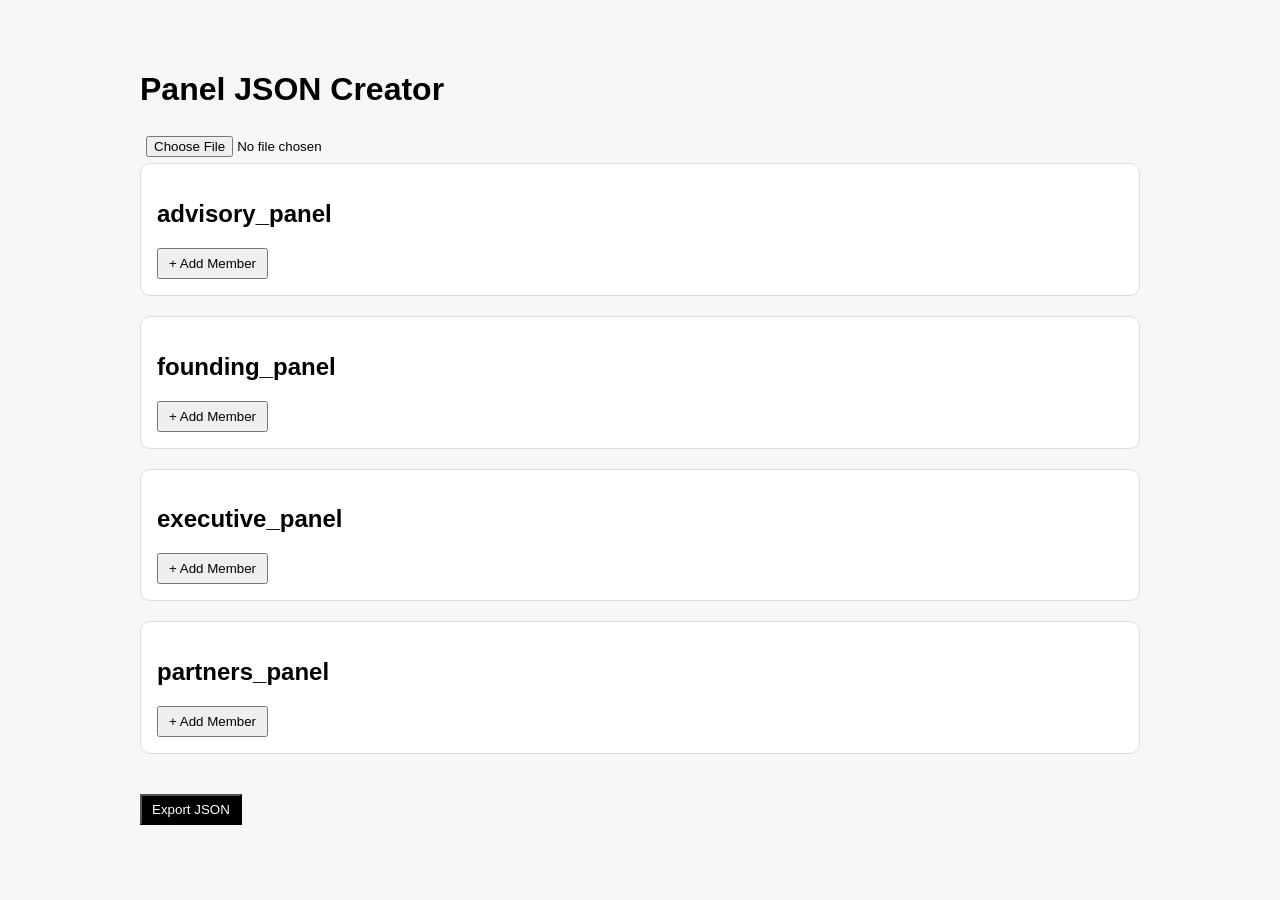
<file: panelManager.html>
<!DOCTYPE html>
<html lang="en">
<head>
<meta charset="UTF-8">
<title>Panel JSON Manager</title>

<style>
body {
  font-family: Arial;
  max-width: 1000px;
  margin: 30px auto;
  padding: 20px;
  background: #f7f7f7;
}

.panel {
  background: white;
  border: 1px solid #ddd;
  padding: 16px;
  margin-bottom: 20px;
  border-radius: 10px;
}

.member {
  display: grid;
  grid-template-columns: 1fr 1fr 1fr 1fr auto;
  gap: 6px;
  margin-bottom: 8px;
}

input {
  padding: 6px;
}

button {
  padding: 6px 10px;
  cursor: pointer;
}

.export {
  margin-top: 20px;
  background: black;
  color: white;
}
</style>
</head>

<body>

<h1>Panel JSON Creator</h1>

<input type="file" id="fileInput" accept=".json">

<div id="app"></div>

<button class="export" onclick="exportJSON()">Export JSON</button>

<script>

let data = {
  advisory_panel: [],
  founding_panel: [],
  executive_panel: [],
  partners_panel: []
};

function render() {

  const app = document.getElementById("app");
  app.innerHTML = "";

  Object.keys(data).forEach(panel => {

    const box = document.createElement("div");
    box.className = "panel";

    box.innerHTML = `
      <h2>${panel}</h2>
      <div id="${panel}"></div>
      <button onclick="addMember('${panel}')">+ Add Member</button>
    `;

    app.appendChild(box);

    const container = box.querySelector(`#${panel}`);

    data[panel].forEach((m, i) => {

      const row = document.createElement("div");
      row.className = "member";

      row.innerHTML = `
        <input placeholder="Name"
          value="${m.name || ''}"
          onchange="update('${panel}',${i},'name',this.value)">

        <input placeholder="Role"
          value="${m.role || ''}"
          onchange="update('${panel}',${i},'role',this.value)">

        <input placeholder="Institution"
          value="${m.institution || ''}"
          onchange="update('${panel}',${i},'institution',this.value)">

        <input placeholder="Image Path"
          value="${m.image || ''}"
          onchange="update('${panel}',${i},'image',this.value)">

        <div>
          <button onclick="up('${panel}',${i})">↑</button>
          <button onclick="down('${panel}',${i})">↓</button>
          <button onclick="del('${panel}',${i})">X</button>
        </div>
      `;

      container.appendChild(row);
    });

  });
}

function addMember(panel) {
  data[panel].push({
    name: "",
    role: "",
    institution: "",
    image: ""
  });
  render();
}

function update(panel, index, key, value) {
  data[panel][index][key] = value;
}

function del(panel, index) {
  data[panel].splice(index, 1);
  render();
}

function up(panel, i) {
  if (i === 0) return;
  [data[panel][i-1], data[panel][i]] = [data[panel][i], data[panel][i-1]];
  render();
}

function down(panel, i) {
  if (i === data[panel].length - 1) return;
  [data[panel][i+1], data[panel][i]] = [data[panel][i], data[panel][i+1]];
  render();
}

function exportJSON() {
  const blob = new Blob(
    [JSON.stringify(data, null, 2)],
    { type: "application/json" }
  );

  const a = document.createElement("a");
  a.href = URL.createObjectURL(blob);
  a.download = "members.json";
  a.click();
}

document.getElementById("fileInput")
.addEventListener("change", e => {

  const file = e.target.files[0];
  if (!file) return;

  const reader = new FileReader();

  reader.onload = ev => {
    try {
      data = JSON.parse(ev.target.result);
      render();
    } catch {
      alert("Invalid JSON");
    }
  };

  reader.readAsText(file);
});

render();

</script>

</body>
</html>
</file>
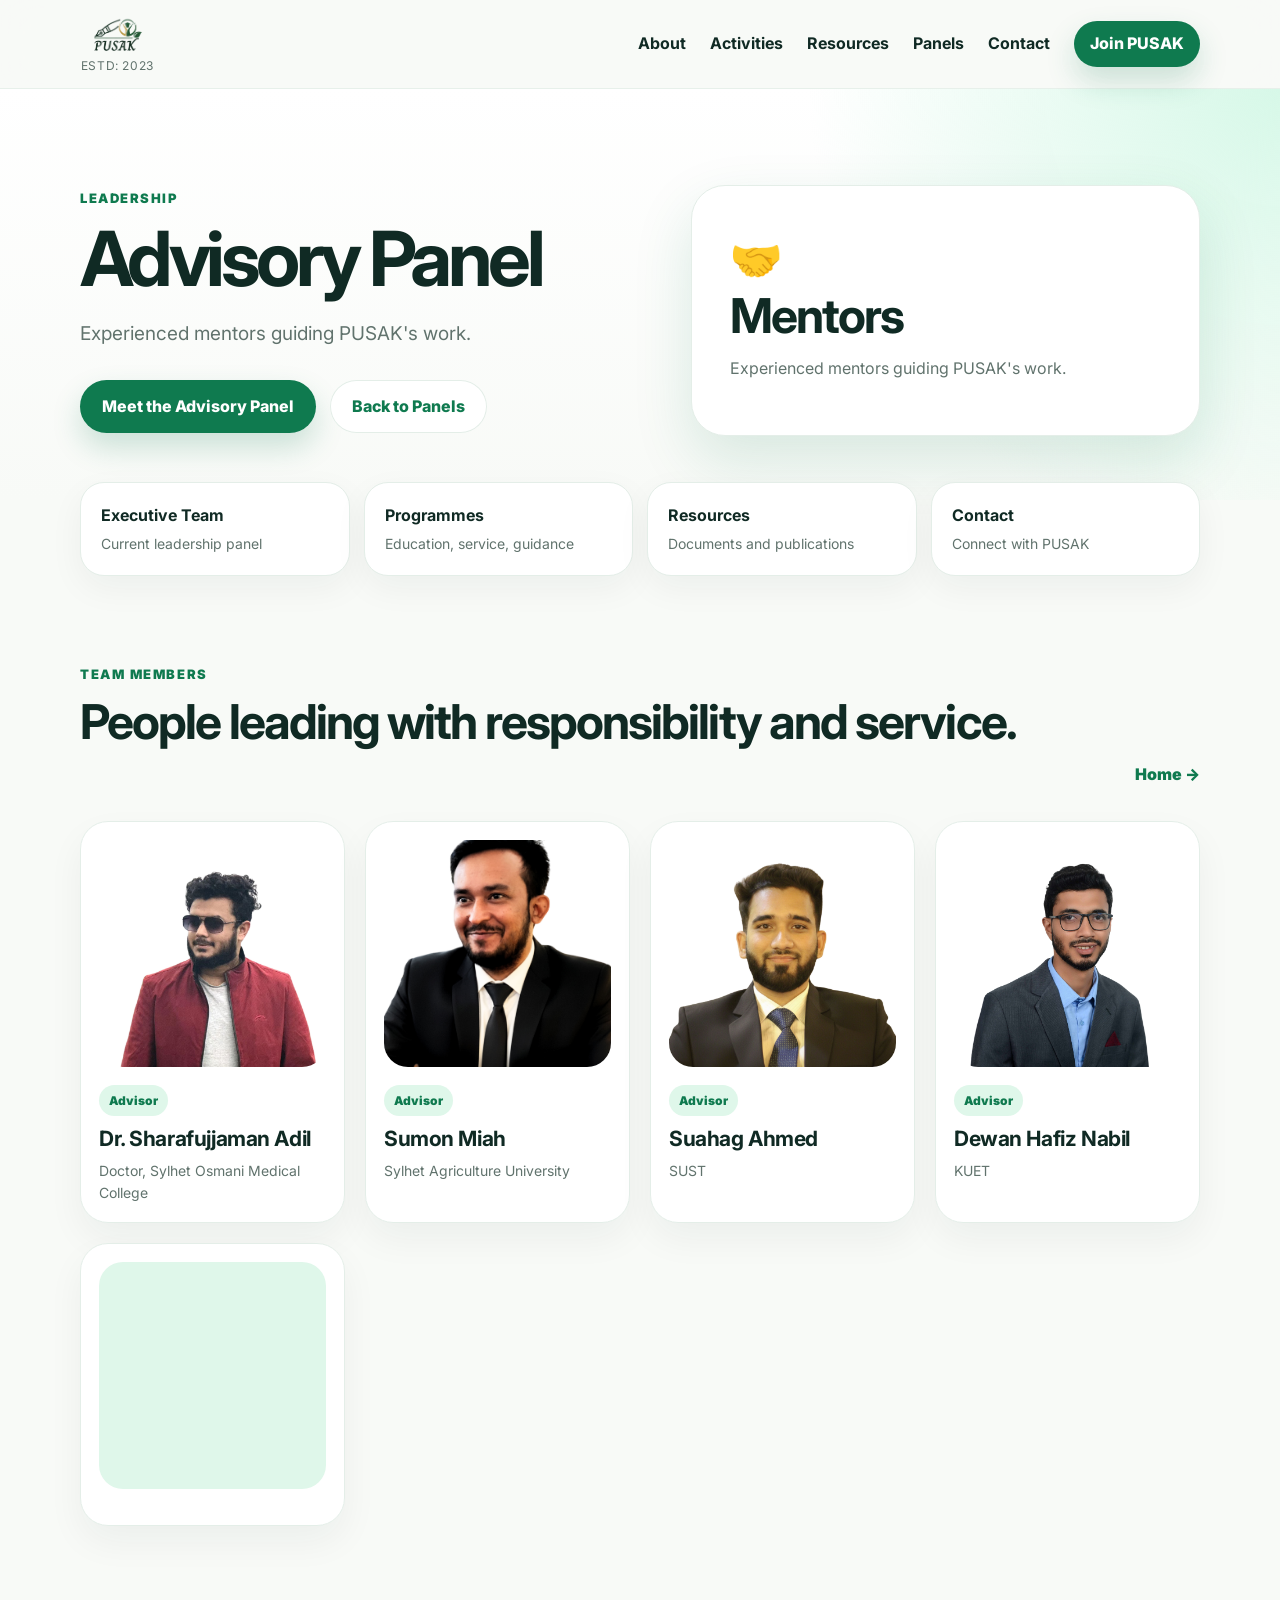
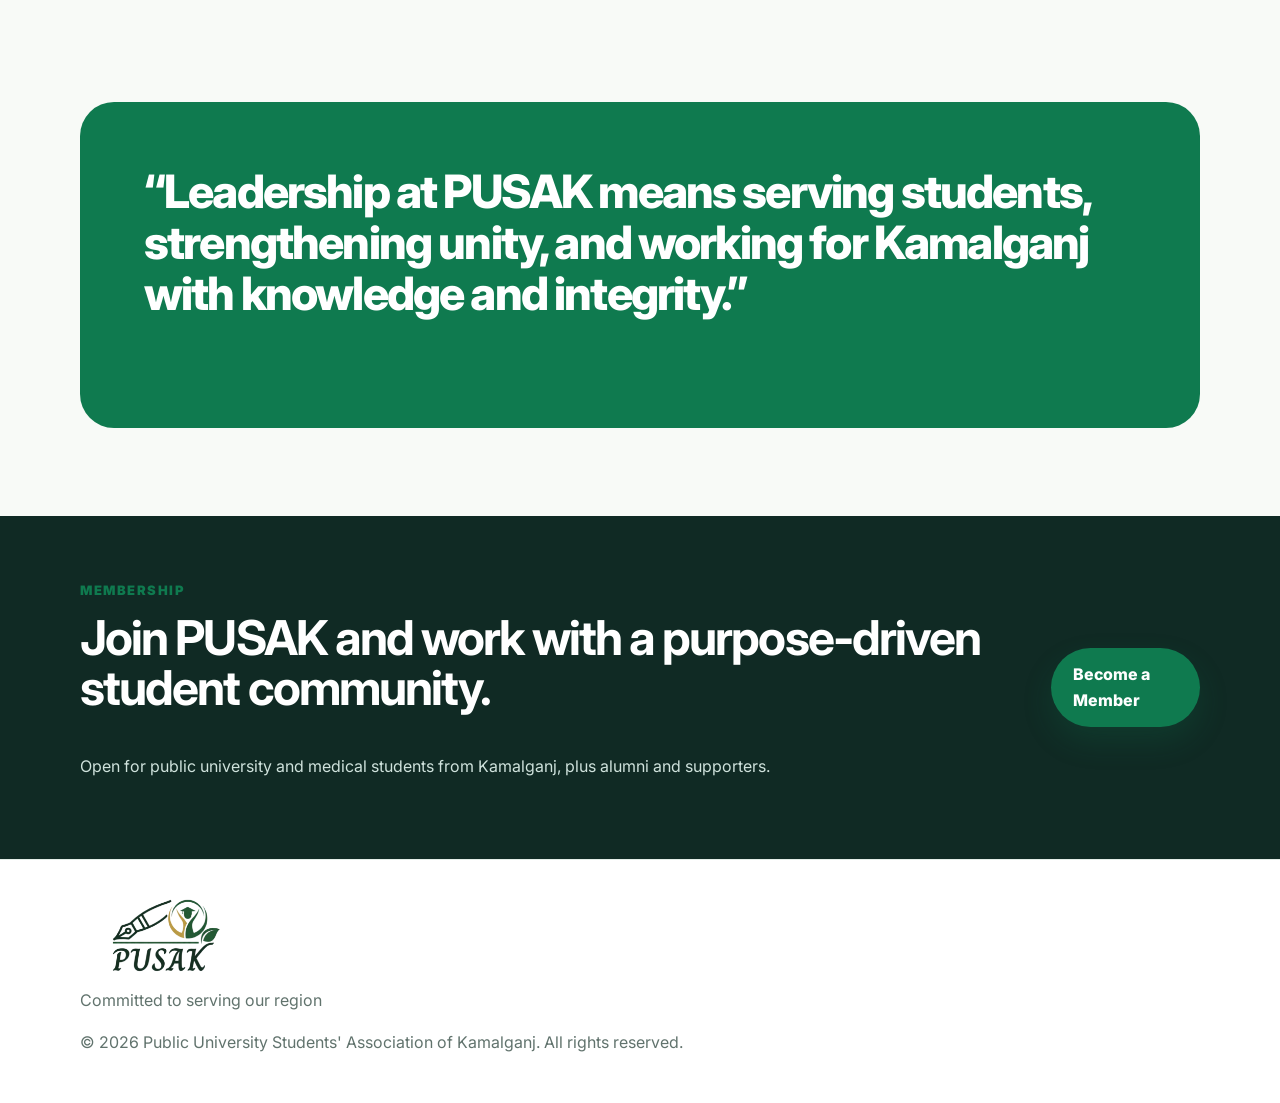
<file: advisory_panel/advisory_panel.html>
<!DOCTYPE html>
<html lang="en">
<head>
  <meta charset="UTF-8" />
  <meta name="viewport" content="width=device-width, initial-scale=1.0" />
  <title>PUSAK | Executive Panel</title>
  <meta name="description" content="Meet the Executive Panel of the Public University Students' Association of Kamalganj." />
  <link rel="preconnect" href="https://fonts.googleapis.com">
  <link rel="preconnect" href="https://fonts.gstatic.com" crossorigin>
  <link href="https://fonts.googleapis.com/css2?family=Inter:wght@400;500;600;700;800&family=Noto+Sans+Bengali:wght@400;500;700&display=swap" rel="stylesheet">
  <link rel="stylesheet" href="../panel-styles.css" />
</head>
<body>
  <header class="site-header" id="top">
    <nav class="navbar container">
      <a href="../index.html" class="brand" aria-label="PUSAK home">
        <img src="../logo.png" alt="PUSAK Logo" class="brand-logo">

        <span class="brand-text">
          <small>ESTD: 2023</small>
        </span>
      </a>
      <button class="nav-toggle" aria-label="Open navigation" aria-expanded="false">☰</button>
      <div class="nav-links">
        <a href="../index.html#about">About</a>
        <a href="../index.html#programmes">Activities</a>
        <a href="../index.html#resources">Resources</a>
        <a href="../index.html#panels">Panels</a>
        <a href="../index.html#contact">Contact</a>
        <a class="btn btn-small" href="../index.html#join">Join PUSAK</a>
      </div>
    </nav>
  </header>

  <main>
    <section class="sub-hero">
      <div class="container sub-hero-grid">
        <div>
          <p class="eyebrow">Leadership</p>
          <h1>Advisory Panel</h1>
          <p class="hero-text">Experienced mentors guiding PUSAK's work.</p>
          <div class="hero-actions">
            <a class="btn" href="#members">Meet the Advisory Panel</a>
            <a class="btn btn-secondary" href="../index.html#panels">Back to Panels</a>
          </div>
        </div>
        <div class="panel-summary-card">
          <span class="icon">🤝</span>
          <h2>Mentors</h2>
          <p>Experienced mentors guiding PUSAK's work.</p>
        </div>
      </div>
    </section>

    <section class="quick-links container panel-stats" aria-label="Executive panel highlights">
      <a href="#members"><strong>Executive Team</strong><span>Current leadership panel</span></a>
      <a href="../index.html#programmes"><strong>Programmes</strong><span>Education, service, guidance</span></a>
      <a href="../index.html#resources"><strong>Resources</strong><span>Documents and publications</span></a>
      <a href="../index.html#contact"><strong>Contact</strong><span>Connect with PUSAK</span></a>
    </section>


    <section id="members" class="section container">
      <div class="section-head row-head">
        <div>
          <p class="eyebrow">Team Members</p>
          <h2>People leading with responsibility and service.</h2>
        </div>
        <a class="text-link" href="../index.html">Home →</a>
      </div>
      <div class="member-grid">
          <article class="member-card reveal">
            <div class="member-photo">
              <img src="members/advisory_pic/member1.jpg" alt="A M Niaz Rahman">
            </div>
            <div class="member-info">
              <span class="member-role">Advisor</span>
              <h3>Dr. Sharafujjaman Adil</h3>
              <p>Doctor, Sylhet Osmani Medical College</p>
            </div>
          </article>
          <article class="member-card reveal">
            <div class="member-photo">
              <img src="members/advisory_pic/member2.jpg" alt="Shahdad Khan Jholok">
            </div>
            <div class="member-info">
              <span class="member-role">Advisor</span>
              <h3>Sumon Miah</h3>
              <p>Sylhet Agriculture University</p>
            </div>
          </article>
          <article class="member-card reveal">
            <div class="member-photo">
              <img src="members/advisory_pic/member3.jpg" alt="Md. Ibrahim Ali">
            </div>
            <div class="member-info">
              <span class="member-role">Advisor</span>
              <h3>Suahag Ahmed</h3>
              <p>SUST</p>
            </div>
          </article>
          <article class="member-card reveal">
            <div class="member-photo">
              <img src="members/advisory_pic/member4.jpg" alt="Toiyob Ali">
            </div>
            <div class="member-info">
              <span class="member-role">Advisor</span>
              <h3>Dewan Hafiz Nabil</h3>
              <p>KUET</p>
            </div>
          </article>
          <article class="member-card reveal">
            <div class="member-photo">
                         </div>
          </article>
      </div>
    </section>

    <section class="section container">
      <div class="quote-card">
        <p>“Leadership at PUSAK means serving students, strengthening unity, and working for Kamalganj with knowledge and integrity.”</p>
      </div>
    </section>

    <section id="join" class="cta-section">
      <div class="container cta-box">
        <div>
          <p class="eyebrow">Membership</p>
          <h2>Join PUSAK and work with a purpose-driven student community.</h2>
          <p>Open for public university and medical students from Kamalganj, plus alumni and supporters.</p>
        </div>
        <a class="btn" href="../index.html#join">Become a Member</a>
      </div>
    </section>
  </main>

  <footer class="footer">
    <div class="container footer-grid">
      <div>
        <img src="../logo.png" alt="PUSAK Logo" style="height: 6rem; width: auto; display: block; object-fit: contain;">
        <p>Committed to serving our region</p>
        <p>© 2026 Public University Students' Association of Kamalganj. All rights reserved.</p>
      </div>
    </div>
  </footer>

  <script src="../script.js"></script>
</body>
</html>
</file>
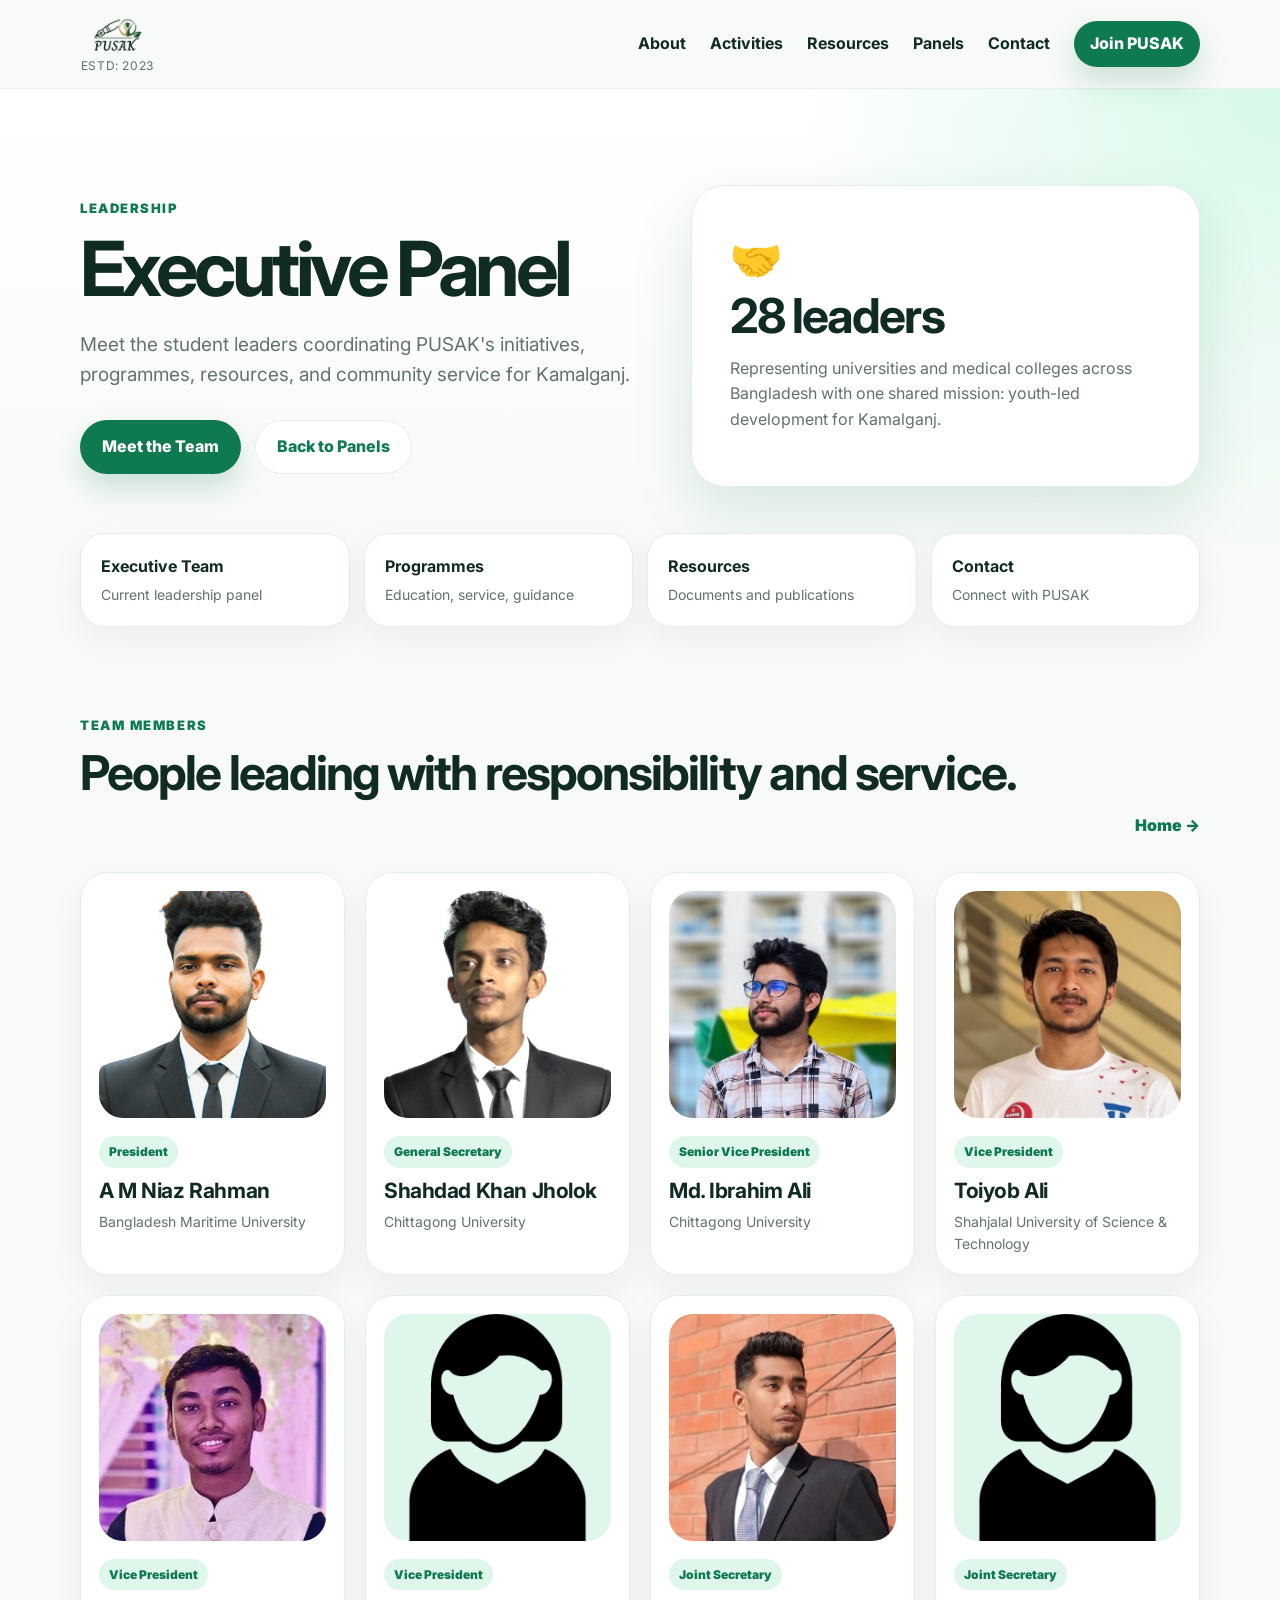
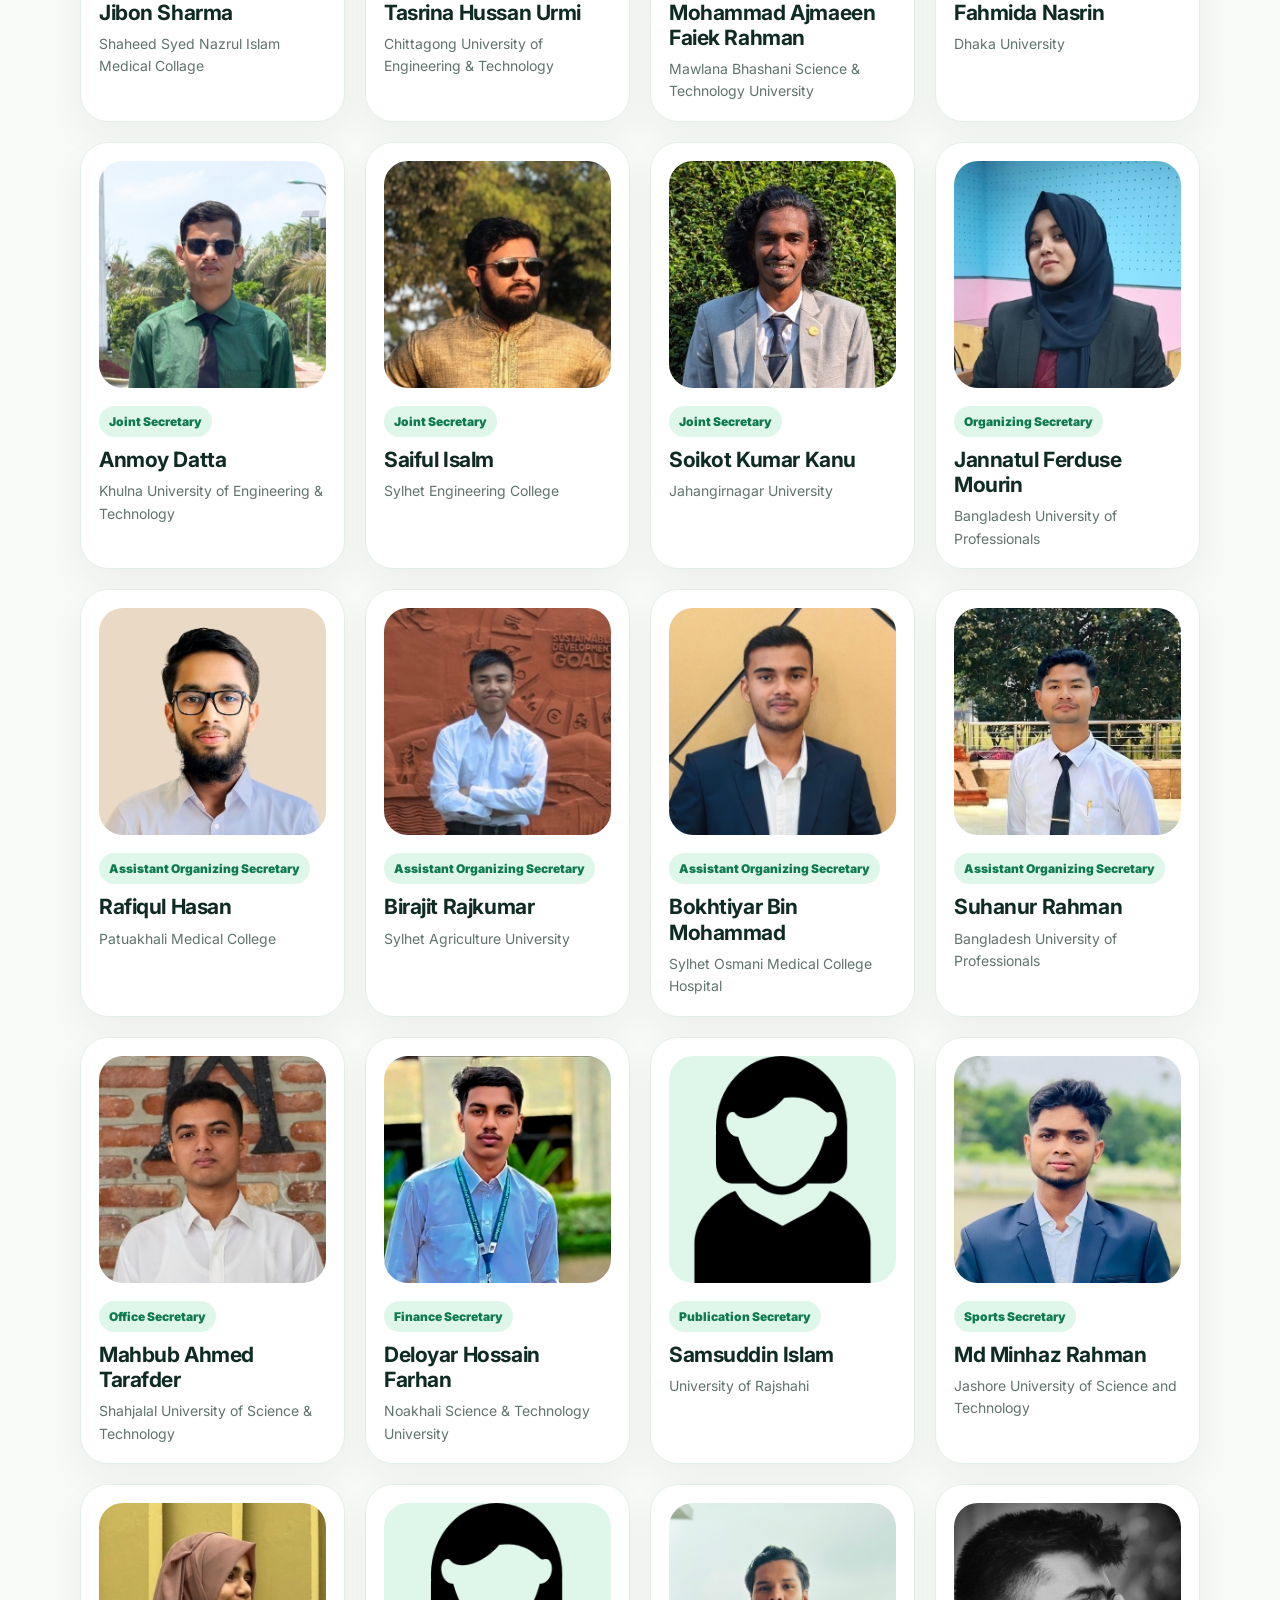
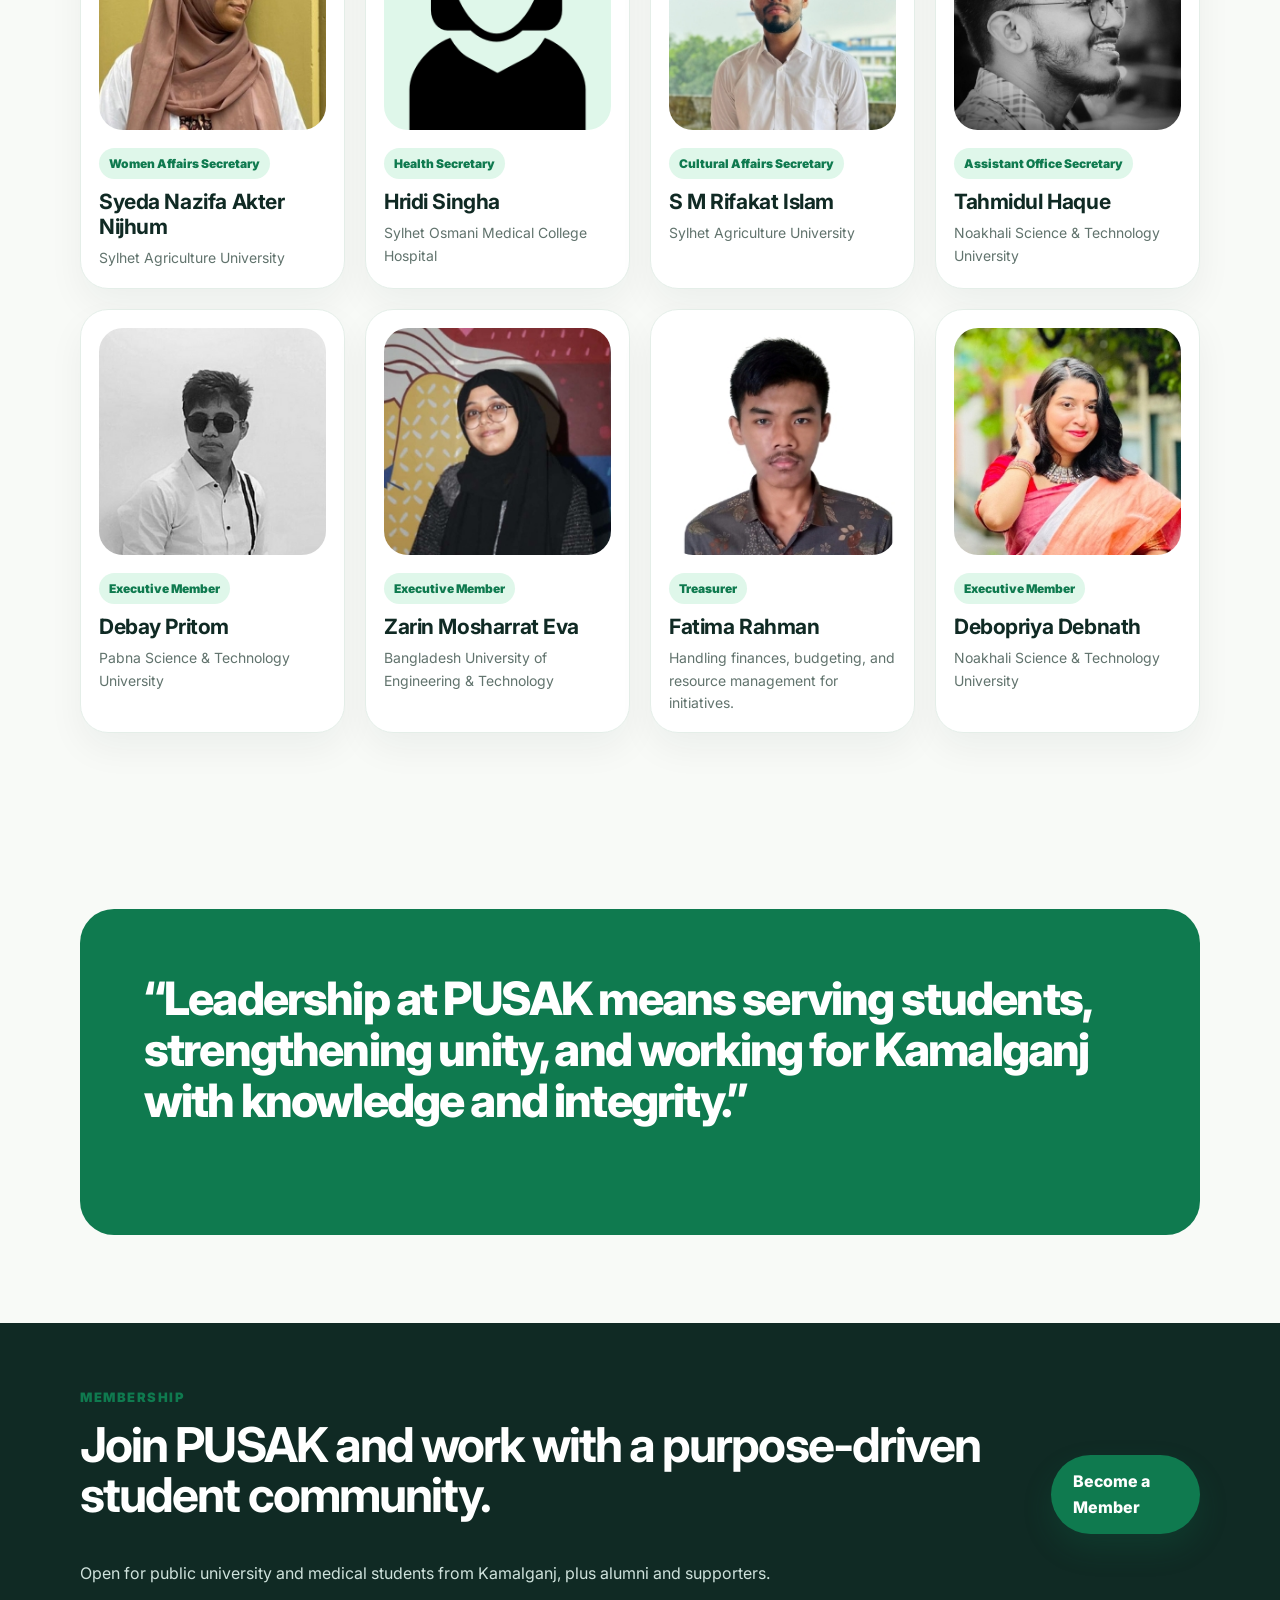
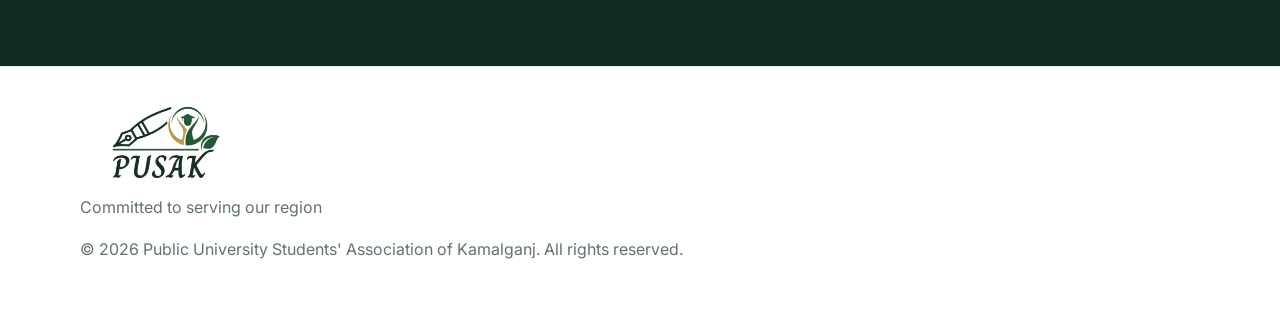
<file: executive_panel/executive_panel.html>
<!DOCTYPE html>
<html lang="en">
<head>
  <meta charset="UTF-8" />
  <meta name="viewport" content="width=device-width, initial-scale=1.0" />
  <title>PUSAK | Executive Panel</title>
  <meta name="description" content="Meet the Executive Panel of the Public University Students' Association of Kamalganj." />
  <link rel="preconnect" href="https://fonts.googleapis.com">
  <link rel="preconnect" href="https://fonts.gstatic.com" crossorigin>
  <link href="https://fonts.googleapis.com/css2?family=Inter:wght@400;500;600;700;800&family=Noto+Sans+Bengali:wght@400;500;700&display=swap" rel="stylesheet">
  <link rel="stylesheet" href="../panel-styles.css" />
</head>
<body>
  <header class="site-header" id="top">
    <nav class="navbar container">
      <a href="../index.html" class="brand" aria-label="PUSAK home">
        <img src="../logo.png" alt="PUSAK Logo" class="brand-logo">

        <span class="brand-text">
          <small>ESTD: 2023</small>
        </span>
      </a>
      <button class="nav-toggle" aria-label="Open navigation" aria-expanded="false">☰</button>
      <div class="nav-links">
        <a href="../index.html#about">About</a>
        <a href="../index.html#programmes">Activities</a>
        <a href="../index.html#resources">Resources</a>
        <a href="../index.html#panels">Panels</a>
        <a href="../index.html#contact">Contact</a>
        <a class="btn btn-small" href="../index.html#join">Join PUSAK</a>
      </div>
    </nav>
  </header>

  <main>
    <section class="sub-hero">
      <div class="container sub-hero-grid">
        <div>
          <p class="eyebrow">Leadership</p>
          <h1>Executive Panel</h1>
          <p class="hero-text">Meet the student leaders coordinating PUSAK's initiatives, programmes, resources, and community service for Kamalganj.</p>
          <div class="hero-actions">
            <a class="btn" href="#members">Meet the Team</a>
            <a class="btn btn-secondary" href="../index.html#panels">Back to Panels</a>
          </div>
        </div>
        <div class="panel-summary-card">
          <span class="icon">🤝</span>
          <h2>28 leaders</h2>
          <p>Representing universities and medical colleges across Bangladesh with one shared mission: youth-led development for Kamalganj.</p>
        </div>
      </div>
    </section>

    <section class="quick-links container panel-stats" aria-label="Executive panel highlights">
      <a href="#members"><strong>Executive Team</strong><span>Current leadership panel</span></a>
      <a href="../index.html#programmes"><strong>Programmes</strong><span>Education, service, guidance</span></a>
      <a href="../index.html#resources"><strong>Resources</strong><span>Documents and publications</span></a>
      <a href="../index.html#contact"><strong>Contact</strong><span>Connect with PUSAK</span></a>
    </section>


    <section id="members" class="section container">
      <div class="section-head row-head">
        <div>
          <p class="eyebrow">Team Members</p>
          <h2>People leading with responsibility and service.</h2>
        </div>
        <a class="text-link" href="../index.html">Home →</a>
      </div>
      <div class="member-grid">
          <article class="member-card reveal">
            <div class="member-photo">
              <img src="members/executive_pic/member1.jpg" alt="A M Niaz Rahman">
            </div>
            <div class="member-info">
              <span class="member-role">President</span>
              <h3>A M Niaz Rahman</h3>
              <p>Bangladesh Maritime University</p>
            </div>
          </article>
          <article class="member-card reveal">
            <div class="member-photo">
              <img src="members/executive_pic/member2.jpg" alt="Shahdad Khan Jholok">
            </div>
            <div class="member-info">
              <span class="member-role">General Secretary</span>
              <h3>Shahdad Khan Jholok</h3>
              <p>Chittagong University</p>
            </div>
          </article>
          <article class="member-card reveal">
            <div class="member-photo">
              <img src="members/executive_pic/member3.jpg" alt="Md. Ibrahim Ali">
            </div>
            <div class="member-info">
              <span class="member-role">Senior Vice President</span>
              <h3>Md. Ibrahim Ali</h3>
              <p>Chittagong University</p>
            </div>
          </article>
          <article class="member-card reveal">
            <div class="member-photo">
              <img src="members/executive_pic/member4.jpg" alt="Toiyob Ali">
            </div>
            <div class="member-info">
              <span class="member-role">Vice President</span>
              <h3>Toiyob Ali</h3>
              <p>Shahjalal University of Science &amp; Technology</p>
            </div>
          </article>
          <article class="member-card reveal">
            <div class="member-photo">
              <img src="members/executive_pic/member5.jpg" alt="Jibon Sharma">
            </div>
            <div class="member-info">
              <span class="member-role">Vice President</span>
              <h3>Jibon Sharma</h3>
              <p>Shaheed Syed Nazrul Islam Medical Collage</p>
            </div>
          </article>
          <article class="member-card reveal">
            <div class="member-photo">
              <img src="members/executive_pic/member69.jpg" alt="Tasrina Hussan Urmi">
            </div>
            <div class="member-info">
              <span class="member-role">Vice President</span>
              <h3>Tasrina Hussan Urmi</h3>
              <p>Chittagong University of Engineering &amp; Technology</p>
            </div>
          </article>
          <article class="member-card reveal">
            <div class="member-photo">
              <img src="members/executive_pic/member6.jpg" alt="Mohammad Ajmaeen Faiek Rahman">
            </div>
            <div class="member-info">
              <span class="member-role">Joint Secretary</span>
              <h3>Mohammad Ajmaeen Faiek Rahman</h3>
              <p>Mawlana Bhashani Science &amp; Technology University</p>
            </div>
          </article>
          <article class="member-card reveal">
            <div class="member-photo">
              <img src="members/executive_pic/member96.jpg" alt="Fahmida Nasrin">
            </div>
            <div class="member-info">
              <span class="member-role">Joint Secretary</span>
              <h3>Fahmida Nasrin</h3>
              <p>Dhaka University</p>
            </div>
          </article>
          <article class="member-card reveal">
            <div class="member-photo">
              <img src="members/executive_pic/member7.jpg" alt="Anmoy Datta">
            </div>
            <div class="member-info">
              <span class="member-role">Joint Secretary</span>
              <h3>Anmoy Datta</h3>
              <p>Khulna University of Engineering &amp; Technology</p>
            </div>
          </article>
          <article class="member-card reveal">
            <div class="member-photo">
              <img src="members/executive_pic/member8.jpg" alt="Saiful Isalm">
            </div>
            <div class="member-info">
              <span class="member-role">Joint Secretary</span>
              <h3>Saiful Isalm</h3>
              <p>Sylhet Engineering College</p>
            </div>
          </article>
          <article class="member-card reveal">
            <div class="member-photo">
              <img src="members/executive_pic/member9.jpg" alt="Soikot Kumar Kanu">
            </div>
            <div class="member-info">
              <span class="member-role">Joint Secretary</span>
              <h3>Soikot Kumar Kanu</h3>
              <p>Jahangirnagar University</p>
            </div>
          </article>
          <article class="member-card reveal">
            <div class="member-photo">
              <img src="members/executive_pic/organizing secretary.jpg" alt="Jannatul Ferduse Mourin">
            </div>
            <div class="member-info">
              <span class="member-role">Organizing Secretary</span>
              <h3>Jannatul Ferduse Mourin</h3>
              <p>Bangladesh University of Professionals</p>
            </div>
          </article>
          <article class="member-card reveal">
            <div class="member-photo">
              <img src="members/executive_pic/member11.jpg" alt="Rafiqul Hasan">
            </div>
            <div class="member-info">
              <span class="member-role">Assistant Organizing Secretary</span>
              <h3>Rafiqul Hasan</h3>
              <p>Patuakhali Medical College</p>
            </div>
          </article>
          <article class="member-card reveal">
            <div class="member-photo">
              <img src="members/executive_pic/member12.jpg" alt="Birajit Rajkumar">
            </div>
            <div class="member-info">
              <span class="member-role">Assistant Organizing Secretary</span>
              <h3>Birajit Rajkumar</h3>
              <p>Sylhet Agriculture University</p>
            </div>
          </article>
          <article class="member-card reveal">
            <div class="member-photo">
              <img src="members/executive_pic/member13.jpg" alt="Bokhtiyar Bin Mohammad">
            </div>
            <div class="member-info">
              <span class="member-role">Assistant Organizing Secretary</span>
              <h3>Bokhtiyar Bin Mohammad</h3>
              <p>Sylhet Osmani Medical College Hospital</p>
            </div>
          </article>
          <article class="member-card reveal">
            <div class="member-photo">
              <img src="members/executive_pic/member14.jpg" alt="Suhanur Rahman">
            </div>
            <div class="member-info">
              <span class="member-role">Assistant Organizing Secretary</span>
              <h3>Suhanur Rahman</h3>
              <p>Bangladesh University of Professionals</p>
            </div>
          </article>
          <article class="member-card reveal">
            <div class="member-photo">
              <img src="members/executive_pic/member15.jpg" alt="Mahbub Ahmed Tarafder">
            </div>
            <div class="member-info">
              <span class="member-role">Office Secretary</span>
              <h3>Mahbub Ahmed Tarafder</h3>
              <p>Shahjalal University of Science &amp; Technology</p>
            </div>
          </article>
          <article class="member-card reveal">
            <div class="member-photo">
              <img src="members/executive_pic/member17.jpg" alt="Deloyar Hossain Farhan">
            </div>
            <div class="member-info">
              <span class="member-role">Finance Secretary</span>
              <h3>Deloyar Hossain Farhan</h3>
              <p>Noakhali Science &amp; Technology University</p>
            </div>
          </article>
          <article class="member-card reveal">
            <div class="member-photo">
              <img src="members/executive_pic/member18.jpg" alt="Samsuddin Islam">
            </div>
            <div class="member-info">
              <span class="member-role">Publication Secretary</span>
              <h3>Samsuddin Islam</h3>
              <p>University of Rajshahi</p>
            </div>
          </article>
          <article class="member-card reveal">
            <div class="member-photo">
              <img src="members/executive_pic/member20.jpg" alt="Md Minhaz Rahman">
            </div>
            <div class="member-info">
              <span class="member-role">Sports Secretary</span>
              <h3>Md Minhaz Rahman</h3>
              <p>Jashore University of Science and Technology</p>
            </div>
          </article>
          <article class="member-card reveal">
            <div class="member-photo">
              <img src="members/executive_pic/member21.jpg" alt="Syeda Nazifa Akter Nijhum">
            </div>
            <div class="member-info">
              <span class="member-role">Women Affairs Secretary</span>
              <h3>Syeda Nazifa Akter Nijhum</h3>
              <p>Sylhet Agriculture University</p>
            </div>
          </article>
          <article class="member-card reveal">
            <div class="member-photo">
              <img src="members/executive_pic/member22.jpg" alt="Hridi Singha">
            </div>
            <div class="member-info">
              <span class="member-role">Health Secretary</span>
              <h3>Hridi Singha</h3>
              <p>Sylhet Osmani Medical College Hospital</p>
            </div>
          </article>
          <article class="member-card reveal">
            <div class="member-photo">
              <img src="members/executive_pic/member23.jpg" alt="S M Rifakat Islam">
            </div>
            <div class="member-info">
              <span class="member-role">Cultural Affairs Secretary</span>
              <h3>S M Rifakat Islam</h3>
              <p>Sylhet Agriculture University</p>
            </div>
          </article>
          <article class="member-card reveal">
            <div class="member-photo">
              <img src="members/executive_pic/member16.jpg" alt="Tahmidul Haque">
            </div>
            <div class="member-info">
              <span class="member-role">Assistant Office Secretary</span>
              <h3>Tahmidul Haque</h3>
              <p>Noakhali Science &amp; 	Technology University</p>
            </div>
          </article>
          <article class="member-card reveal">
            <div class="member-photo">
              <img src="members/executive_pic/member24.jpg" alt="Debay Pritom">
            </div>
            <div class="member-info">
              <span class="member-role">Executive Member</span>
              <h3>Debay Pritom</h3>
              <p>Pabna Science &amp; Technology University</p>
            </div>
          </article>
          <article class="member-card reveal">
            <div class="member-photo">
              <img src="members/executive_pic/member25.jpg" alt="Zarin Mosharrat Eva">
            </div>
            <div class="member-info">
              <span class="member-role">Executive Member</span>
              <h3>Zarin Mosharrat Eva</h3>
              <p>Bangladesh University of Engineering &amp; Technology</p>
            </div>
          </article>
          <article class="member-card reveal">
            <div class="member-photo">
              <img src="members/executive_pic/member26.jpg" alt="Fatima Rahman">
            </div>
            <div class="member-info">
              <span class="member-role">Treasurer</span>
              <h3>Fatima Rahman</h3>
              <p>Handling finances, budgeting, and resource management for initiatives.</p>
            </div>
          </article>
          <article class="member-card reveal">
            <div class="member-photo">
              <img src="members/executive_pic/member27.jpg" alt="Debopriya Debnath">
            </div>
            <div class="member-info">
              <span class="member-role">Executive Member</span>
              <h3>Debopriya Debnath</h3>
              <p>Noakhali Science &amp; Technology University</p>
            </div>
          </article>
      </div>
    </section>

    <section class="section container">
      <div class="quote-card">
        <p>“Leadership at PUSAK means serving students, strengthening unity, and working for Kamalganj with knowledge and integrity.”</p>
      </div>
    </section>

    <section id="join" class="cta-section">
      <div class="container cta-box">
        <div>
          <p class="eyebrow">Membership</p>
          <h2>Join PUSAK and work with a purpose-driven student community.</h2>
          <p>Open for public university and medical students from Kamalganj, plus alumni and supporters.</p>
        </div>
        <a class="btn" href="../index.html#join">Become a Member</a>
      </div>
    </section>
  </main>

  <footer class="footer">
    <div class="container footer-grid">
      <div>
        <img src="../logo.png" alt="PUSAK Logo" style="height: 6rem; width: auto; display: block; object-fit: contain;">
        <p>Committed to serving our region</p>
        <p>© 2026 Public University Students' Association of Kamalganj. All rights reserved.</p>
      </div>
    </div>
  </footer>

  <script src="../script.js"></script>
</body>
</html>
</file>
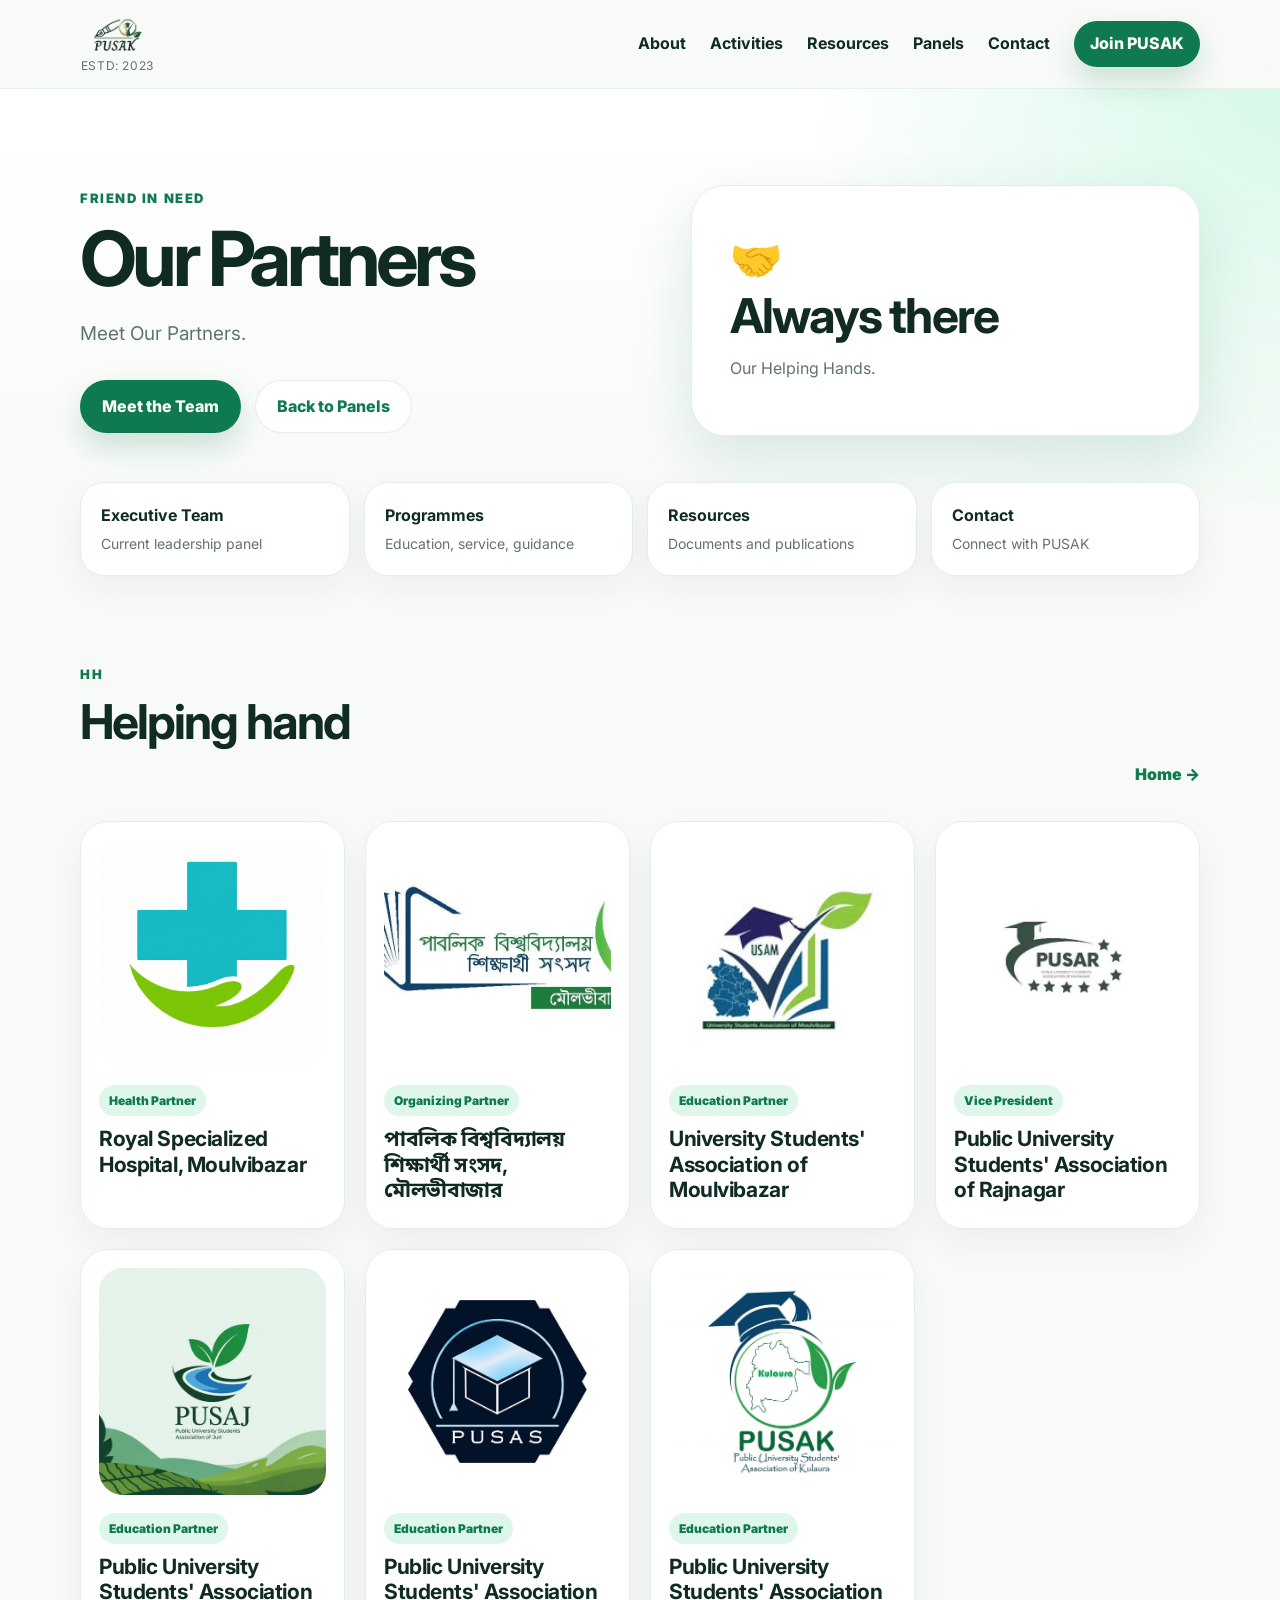
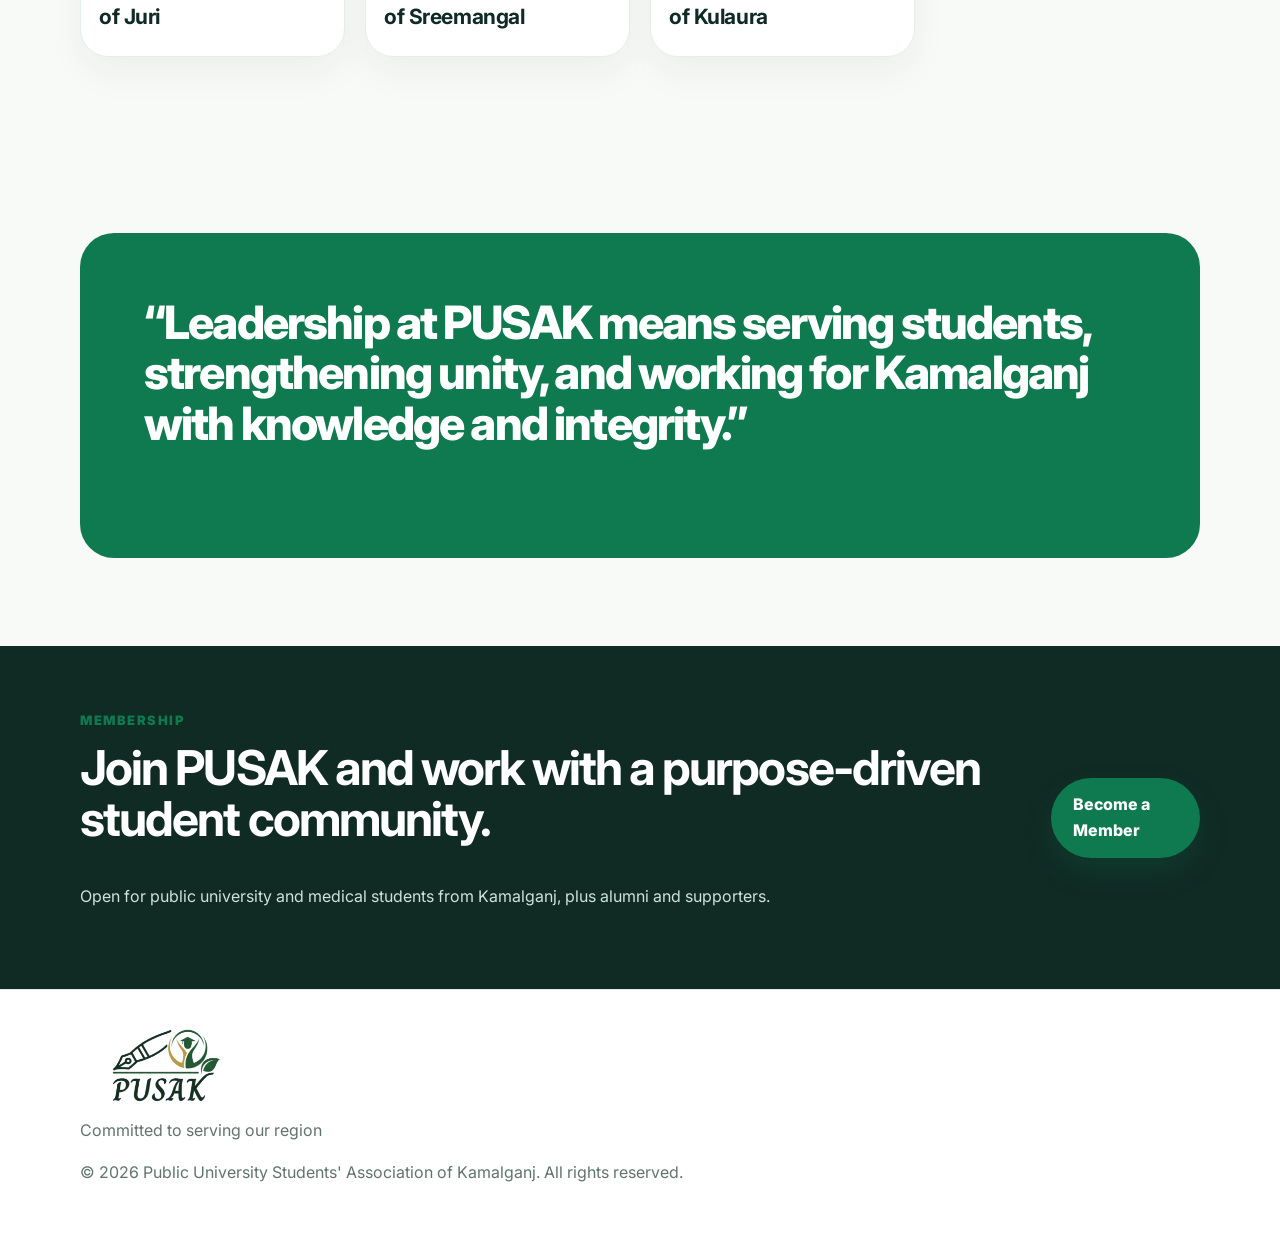
<file: our_partners/partners.html>
<!DOCTYPE html>
<html lang="en">
<head>
  <meta charset="UTF-8" />
  <meta name="viewport" content="width=device-width, initial-scale=1.0" />
  <title>PUSAK | Our Partners</title>
  <meta name="description" content="Meet Our Partners." />
  <link rel="preconnect" href="https://fonts.googleapis.com">
  <link rel="preconnect" href="https://fonts.gstatic.com" crossorigin>
  <link href="https://fonts.googleapis.com/css2?family=Inter:wght@400;500;600;700;800&family=Noto+Sans+Bengali:wght@400;500;700&display=swap" rel="stylesheet">
  <link rel="stylesheet" href="../panel-styles.css" />
</head>
<body>
  <header class="site-header" id="top">
    <nav class="navbar container">
      <a href="../index.html" class="brand" aria-label="PUSAK home">
        <img src="../logo.png" alt="PUSAK Logo" class="brand-logo">

        <span class="brand-text">
          <small>ESTD: 2023</small>
        </span>
      </a>
      <button class="nav-toggle" aria-label="Open navigation" aria-expanded="false">☰</button>
      <div class="nav-links">
        <a href="../index.html#about">About</a>
        <a href="../index.html#programmes">Activities</a>
        <a href="../index.html#resources">Resources</a>
        <a href="../index.html#panels">Panels</a>
        <a href="../index.html#contact">Contact</a>
        <a class="btn btn-small" href="../index.html#join">Join PUSAK</a>
      </div>
    </nav>
  </header>

  <main>
    <section class="sub-hero">
      <div class="container sub-hero-grid">
        <div>
          <p class="eyebrow">Friend in need</p>
          <h1>Our Partners</h1>
          <p class="hero-text">Meet Our Partners.</p>
          <div class="hero-actions">
            <a class="btn" href="#members">Meet the Team</a>
            <a class="btn btn-secondary" href="../index.html#panels">Back to Panels</a>
          </div>
        </div>
        <div class="panel-summary-card">
          <span class="icon">🤝</span>
          <h2>Always there</h2>
          <p>Our Helping Hands.</p>
        </div>
      </div>
    </section>

    <section class="quick-links container panel-stats" aria-label="Executive panel highlights">
      <a href="#members"><strong>Executive Team</strong><span>Current leadership panel</span></a>
      <a href="../index.html#programmes"><strong>Programmes</strong><span>Education, service, guidance</span></a>
      <a href="../index.html#resources"><strong>Resources</strong><span>Documents and publications</span></a>
      <a href="../index.html#contact"><strong>Contact</strong><span>Connect with PUSAK</span></a>
    </section>

    <section id="members" class="section container">
      <div class="section-head row-head">
        <div>
          <p class="eyebrow">HH</p>
          <h2>Helping hand</h2>
        </div>
        <a class="text-link" href="../index.html">Home →</a>
      </div>
      <div class="member-grid">
          <article class="member-card reveal">
            <div class="member-photo">
              <img src="members/partners_pic/member1.jpeg" alt="A M Niaz Rahman">
            </div>
            <div class="member-info">
              <span class="member-role">Health Partner</span>
              <h3>Royal Specialized Hospital, Moulvibazar</h3>
                          </div>
          </article>
          <article class="member-card reveal">
            <div class="member-photo">
              <img src="members/partners_pic/member2.jpg" alt="Shahdad Khan Jholok">
            </div>
            <div class="member-info">
              <span class="member-role">Organizing Partner</span>
              <h3>পাবলিক বিশ্ববিদ্যালয় শিক্ষার্থী সংসদ, মৌলভীবাজার </h3>
              <p></p>
            </div>
          </article>
          <article class="member-card reveal">
            <div class="member-photo">
              <img src="members/partners_pic/member3.jpg" alt="Md. Ibrahim Ali">
            </div>
            <div class="member-info">
              <span class="member-role">Education Partner</span>
              <h3>University Students' Association of Moulvibazar</h3>
              <p></p>
            </div>
          </article>
          <article class="member-card reveal">
            <div class="member-photo">
              <img src="members/partners_pic/member4.jpg" alt="Toiyob Ali">
            </div>
            <div class="member-info">
              <span class="member-role">Vice President</span>
              <h3>Public University Students' Association of Rajnagar </h3>
              <p></p>
            </div>
          </article>
          <article class="member-card reveal">
            <div class="member-photo">
              <img src="members/partners_pic/member5.jpg" alt="Jibon Sharma">
            </div>
            <div class="member-info">
              <span class="member-role">Education Partner</span>
              <h3>Public University Students' Association of Juri</h3>
              <p></p>
            </div>
          </article>
          <article class="member-card reveal">
            <div class="member-photo">
              <img src="members/partners_pic/member6.jpg" alt="Tasrina Hussan Urmi">
            </div>
            <div class="member-info">
              <span class="member-role">Education Partner</span>
              <h3>Public University Students' Association of Sreemangal</h3>
              <p></p>
            </div>
          </article>
          <article class="member-card reveal">
            <div class="member-photo">
              <img src="members/partners_pic/member7.jpg" alt="Mohammad Ajmaeen Faiek Rahman">
            </div>
            <div class="member-info">
              <span class="member-role">Education Partner</span>
              <h3>Public University Students' Association of Kulaura</h3>
              <p></p>
            
                                         
            </div>
          </article>
      </div>
    </section>

    <section class="section container">
      <div class="quote-card">
        <p>“Leadership at PUSAK means serving students, strengthening unity, and working for Kamalganj with knowledge and integrity.”</p>
      </div>
    </section>

    <section id="join" class="cta-section">
      <div class="container cta-box">
        <div>
          <p class="eyebrow">Membership</p>
          <h2>Join PUSAK and work with a purpose-driven student community.</h2>
          <p>Open for public university and medical students from Kamalganj, plus alumni and supporters.</p>
        </div>
        <a class="btn" href="../index.html#join">Become a Member</a>
      </div>
    </section>
  </main>

  <footer class="footer">
    <div class="container footer-grid">
      <div>
        <img src="../logo.png" alt="PUSAK Logo" style="height: 6rem; width: auto; display: block; object-fit: contain;">
        <p>Committed to serving our region</p>
        <p>© 2026 Public University Students' Association of Kamalganj. All rights reserved.</p>
      </div>
    </div>
  </footer>
  <script src="../script.js"></script>
</body>
</html>
</file>
<file: panel-styles.css>
:root {
  --green: #0f7a4f;
  --green-dark: #075f3b;
  --mint: #dff7ea;
  --blue: #123d6a;
  --gold: #f5b942;
  --ink: #102a24;
  --muted: #61736d;
  --bg: #f8faf7;
  --white: #ffffff;
  --line: #e4eee8;
  --shadow: 0 24px 60px rgba(15, 122, 79, 0.14);
}
* { box-sizing: border-box; }
html { scroll-behavior: smooth; }
body {
  margin: 0;
  font-family: Inter, "Noto Sans Bengali", system-ui, sans-serif;
  color: var(--ink);
  background: var(--bg);
  line-height: 1.6;
}
a { color: inherit; text-decoration: none; }
.container { width: min(1120px, calc(100% - 32px)); margin: 0 auto; }
.site-header {
  position: sticky; top: 0; z-index: 100;
  background: rgba(248, 250, 247, 0.86);
  backdrop-filter: blur(18px);
  border-bottom: 1px solid rgba(228, 238, 232, 0.8);
}
.navbar { display: flex; align-items: center; justify-content: space-between; padding: 16px 0; }

.brand {
  display: flex;
  flex-direction: column;
  align-items: center;
  justify-content: center;
  text-decoration: none;
  line-height: 1;
}

.brand-logo {
  height: 42px;      /* adjust to match current navbar height */
  width: auto;       /* preserve aspect ratio */
  display: block;
  object-fit: contain;
}

.brand-text small {
  display: block;
  margin-top: 2px;
  font-size: 0.7rem;
  letter-spacing: 0.05em;
}

.brand-mark { display: grid; place-items: center; width: 44px; height: 44px; border-radius: 16px; background: var(--green); color: white; font-weight: 800; }
.brand small { display: block; color: var(--muted); font-size: 12px; }
.nav-links { display: flex; align-items: center; gap: 24px; font-weight: 700; }
.nav-links a:not(.btn):hover { color: var(--green); }
.nav-toggle { display: none; border: 0; background: white; font-size: 24px; border-radius: 12px; padding: 8px 12px; }
.btn { display: inline-flex; align-items: center; justify-content: center; border: 0; border-radius: 999px; padding: 14px 22px; background: var(--green); color: white; font-weight: 800; box-shadow: 0 14px 30px rgba(15, 122, 79, 0.2); cursor: pointer; }
.btn:hover { background: var(--green-dark); transform: translateY(-1px); }
.btn-secondary { background: white; color: var(--green); box-shadow: inset 0 0 0 1px var(--line); }
.btn-small { padding: 10px 16px; }
.hero { padding: 86px 0 52px; background: radial-gradient(circle at top right, #d7f8e8, transparent 35%), linear-gradient(180deg, #ffffff 0%, var(--bg) 100%); }
.hero-grid { display: grid; grid-template-columns: 1.08fr .92fr; gap: 48px; align-items: center; }
.eyebrow { margin: 0 0 12px; color: var(--green); font-weight: 900; text-transform: uppercase; letter-spacing: .12em; font-size: 13px; }
h1, h2, h3, p { margin-top: 0; }
h1 { font-size: clamp(42px, 6vw, 76px); line-height: .98; letter-spacing: -0.06em; margin-bottom: 24px; }
h2 { font-size: clamp(30px, 4vw, 48px); line-height: 1.05; letter-spacing: -0.04em; }
h3 { font-size: 21px; line-height: 1.2; }
.hero-text { font-size: 19px; color: var(--muted); max-width: 660px; }
.hero-actions { display: flex; gap: 14px; flex-wrap: wrap; margin-top: 30px; }
.hero-card { position: relative; min-height: 420px; }
.floating-card { background: white; border-radius: 34px; box-shadow: var(--shadow); padding: 34px; border: 1px solid var(--line); }
.main-card { position: absolute; inset: 36px 20px auto 20px; }
.icon { font-size: 42px; }
.mini-stat { position: absolute; background: var(--ink); color: white; border-radius: 22px; padding: 18px 20px; box-shadow: var(--shadow); }
.mini-stat strong, .mini-stat span { display: block; }
.mini-stat span { color: #d8e8e0; font-size: 13px; }
.stat-one { bottom: 72px; left: 0; }
.stat-two { bottom: 14px; right: 16px; background: var(--blue); }
.quick-links { margin-top: -8px; display: grid; grid-template-columns: repeat(4, 1fr); gap: 14px; }
.quick-links a { background: white; border: 1px solid var(--line); border-radius: 24px; padding: 20px; box-shadow: 0 12px 34px rgba(16, 42, 36, .05); }
.quick-links span { display: block; color: var(--muted); font-size: 14px; margin-top: 4px; }
.section { padding: 88px 0; }
.two-col { display: grid; grid-template-columns: .9fr 1.1fr; gap: 72px; }
.two-col p { color: var(--muted); font-size: 18px; }
.tinted { background: #eef8f2; }
.section-head { max-width: 760px; margin-bottom: 34px; }
.row-head { display: flex; align-items: end; justify-content: space-between; max-width: none; gap: 24px; }
.card-grid { display: grid; grid-template-columns: repeat(3, 1fr); gap: 18px; }
.card, .person-card { background: white; border: 1px solid var(--line); border-radius: 28px; padding: 26px; box-shadow: 0 16px 36px rgba(16, 42, 36, .05); }
.card span { font-size: 34px; }
.card p, .person-card p { color: var(--muted); }
.split-feature { display: grid; grid-template-columns: repeat(2, 1fr); gap: 20px; }
.feature-box { border-radius: 34px; padding: 40px; min-height: 320px; }
.feature-box.dark { background: var(--ink); color: white; }
.feature-box.dark p:not(.eyebrow) { color: #c9ddd5; }
.feature-box.light { background: white; border: 1px solid var(--line); }
.resource-list { display: grid; grid-template-columns: repeat(4, 1fr); gap: 14px; }
.resource-list a { border: 1px solid var(--line); background: white; border-radius: 22px; padding: 20px; }
.resource-list span { display: block; color: var(--green); margin-top: 8px; font-weight: 800; }
.text-link { color: var(--green); font-weight: 900; }
.panel-grid { display: grid; grid-template-columns: repeat(4, 1fr); gap: 18px; }
.avatar { width: 64px; height: 64px; border-radius: 22px; background: var(--mint); color: var(--green); display: grid; place-items: center; font-weight: 900; font-size: 26px; margin-bottom: 18px; }
.quote-card { background: var(--green); color: white; border-radius: 34px; padding: clamp(32px, 6vw, 64px); font-size: clamp(26px, 4vw, 46px); line-height: 1.1; letter-spacing: -0.04em; font-weight: 800; }
.cta-section { padding: 64px 0; background: var(--ink); color: white; }
.cta-box { display: flex; align-items: center; justify-content: space-between; gap: 32px; }
.cta-box p:not(.eyebrow) { color: #cfe2dc; }
.contact-grid { display: grid; grid-template-columns: .8fr 1.2fr; gap: 52px; }
.contact-form { background: white; border: 1px solid var(--line); border-radius: 28px; padding: 28px; display: grid; gap: 16px; }
label { display: grid; gap: 8px; font-weight: 800; }
input, textarea { width: 100%; border: 1px solid var(--line); border-radius: 16px; padding: 14px 16px; font: inherit; }
textarea { min-height: 130px; resize: vertical; }
.footer { padding: 32px 0; background: white; border-top: 1px solid var(--line); color: var(--muted); }
.footer-grid { display: flex; justify-content: space-between; gap: 24px; }
.footer strong { color: var(--ink); font-size: 22px; }
@media (max-width: 860px) {
  .nav-toggle { display: block; }
  .nav-links { position: absolute; top: 76px; left: 16px; right: 16px; display: none; flex-direction: column; align-items: stretch; padding: 20px; background: white; border: 1px solid var(--line); border-radius: 24px; box-shadow: var(--shadow); }
  .nav-links.open { display: flex; }
  .hero-grid, .two-col, .split-feature, .contact-grid { grid-template-columns: 1fr; }
  .quick-links, .card-grid, .resource-list, .panel-grid { grid-template-columns: repeat(2, 1fr); }
  .cta-box, .row-head, .footer-grid { flex-direction: column; align-items: flex-start; }
  .hero { padding-top: 56px; }
}
@media (max-width: 560px) {
  .quick-links, .card-grid, .resource-list, .panel-grid { grid-template-columns: 1fr; }
  .hero-card { min-height: 360px; }
  .main-card { inset: 10px 0 auto 0; }
  .stat-one { bottom: 74px; }
  .stat-two { right: 0; }
  .section { padding: 62px 0; }
}


/* Executive panel page */
.sub-hero {
  padding: 96px 0 64px;
  background: radial-gradient(circle at top right, #d7f8e8, transparent 35%), linear-gradient(180deg, #ffffff 0%, var(--bg) 100%);
}
.sub-hero-grid {
  display: grid;
  grid-template-columns: 1.05fr .95fr;
  gap: 48px;
  align-items: center;
}
.panel-summary-card {
  background: white;
  border: 1px solid var(--line);
  border-radius: 34px;
  padding: 38px;
  box-shadow: var(--shadow);
}
.panel-summary-card h2 { margin-bottom: 14px; }
.panel-summary-card p { color: var(--muted); }
.panel-stats { margin-top: -18px; }
.member-grid {
  display: grid;
  grid-template-columns: repeat(4, 1fr);
  gap: 20px;
}
.member-card {
  background: white;
  border: 1px solid var(--line);
  border-radius: 28px;
  padding: 18px;
  box-shadow: 0 16px 36px rgba(16, 42, 36, .05);
  transition: transform .2s ease, box-shadow .2s ease, border-color .2s ease;
}
.member-card:hover {
  transform: translateY(-4px);
  box-shadow: 0 24px 54px rgba(15, 122, 79, .13);
  border-color: rgba(15, 122, 79, .22);
}
.member-photo {
  aspect-ratio: 1 / 1;
  overflow: hidden;
  border-radius: 24px;
  background: var(--mint);
  margin-bottom: 18px;
}
.member-photo img {
  width: 100%;
  height: 100%;
  object-fit: cover;
  display: block;
}
.member-info h3 {
  margin-bottom: 8px;
  letter-spacing: -0.02em;
}
.member-info p {
  color: var(--muted);
  font-size: 14px;
  margin-bottom: 0;
}
.member-role {
  display: inline-flex;
  margin-bottom: 10px;
  padding: 6px 10px;
  border-radius: 999px;
  background: var(--mint);
  color: var(--green);
  font-size: 12px;
  font-weight: 900;
}
.reveal { opacity: 0; transform: translateY(16px); animation: revealUp .55s ease forwards; }
.reveal:nth-child(2n) { animation-delay: .04s; }
.reveal:nth-child(3n) { animation-delay: .08s; }
@keyframes revealUp { to { opacity: 1; transform: translateY(0); } }
@media (max-width: 980px) {
  .member-grid { grid-template-columns: repeat(3, 1fr); }
}
@media (max-width: 860px) {
  .sub-hero-grid { grid-template-columns: 1fr; }
  .member-grid { grid-template-columns: repeat(2, 1fr); }
}
@media (max-width: 560px) {
  .member-grid { grid-template-columns: 1fr; }
  .sub-hero { padding: 62px 0 46px; }
}
</file>
